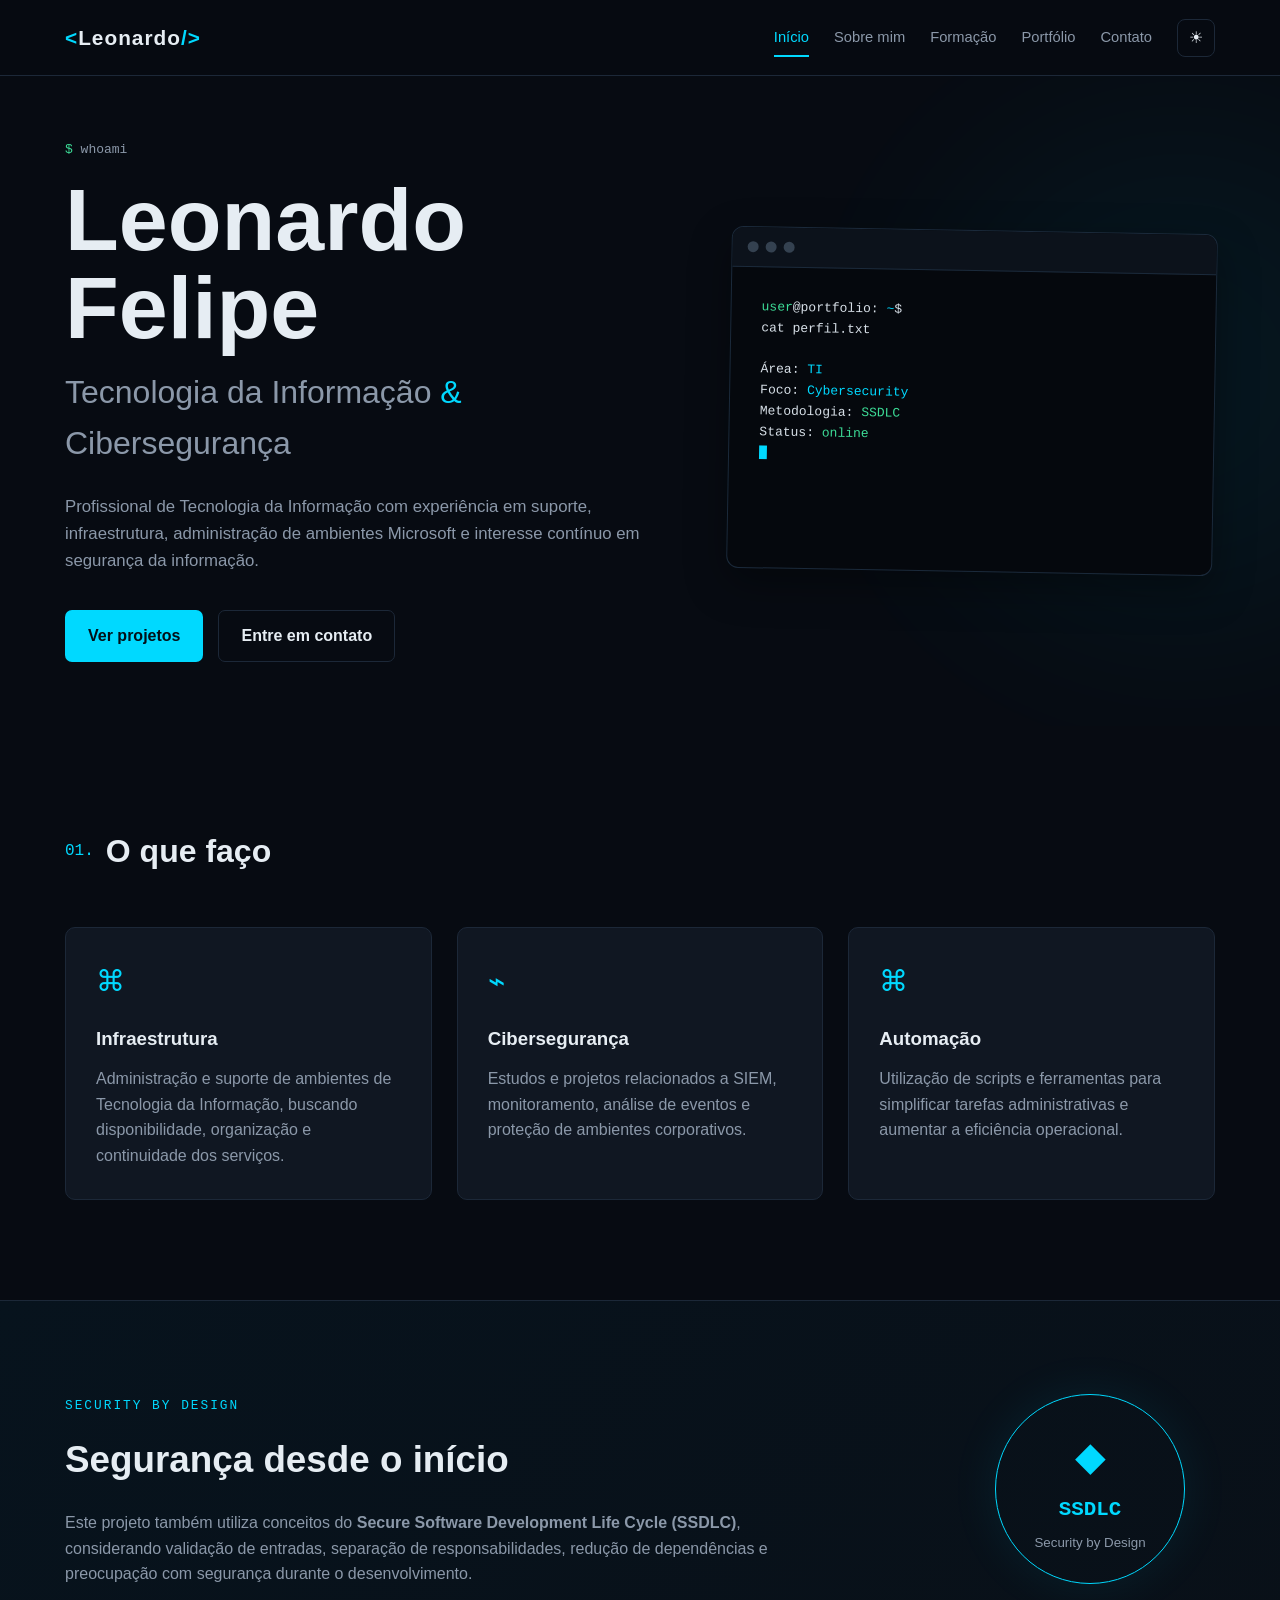
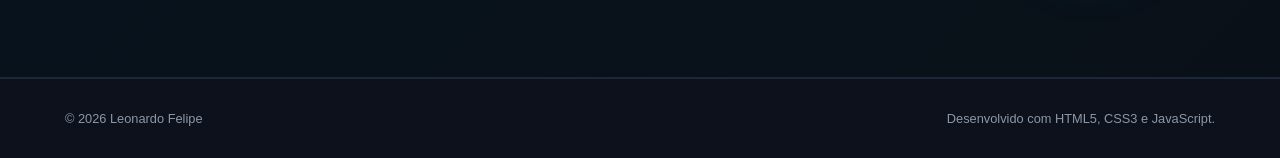
<file: index.html>
<!DOCTYPE html>
<html lang="pt-BR">

<head>
    <meta charset="UTF-8">

    <!--
        Configuração para tornar o site responsivo em celulares,
        tablets e computadores.
    -->
    <meta name="viewport" content="width=device-width, initial-scale=1.0">

    <meta name="description"
        content="Portfólio profissional de Leonardo - Tecnologia da Informação e Cibersegurança">

    <title>Leonardo | Tecnologia & Cibersegurança</title>

    <link rel="stylesheet" href="css/style.css">
</head>

<body>

    <!-- Cabeçalho e menu principal -->
    <header class="header">

        <div class="container nav-container">

            <a href="index.html" class="logo">
                <span>&lt;</span>Leonardo<span>/&gt;</span>
            </a>

            <button class="menu-toggle" id="menuToggle" aria-label="Abrir menu">
                ☰
            </button>

            <nav class="nav" id="mainNav">
                <a href="index.html" class="active">Início</a>
                <a href="sobre.html">Sobre mim</a>
                <a href="formacao.html">Formação</a>
                <a href="portfolio.html">Portfólio</a>
                <a href="contato.html">Contato</a>
                <button id="themeToggle" class="theme-button" title="Alternar tema">
                    ☀
                </button>
            </nav>

        </div>

    </header>

    <main>

        <!-- Hero principal -->
        <section class="hero">

            <div class="container hero-content">

                <div class="hero-text">

                    <p class="terminal-text">
                        <span>$</span> whoami
                    </p>

                    <h1>
                        Leonardo Felipe
                    </h1>

                    <h2>
                        Tecnologia da Informação
                        <span class="highlight">&</span>
                        Cibersegurança
                    </h2>

                    <p class="hero-description">
                        Profissional de Tecnologia da Informação com experiência
                        em suporte, infraestrutura, administração de ambientes
                        Microsoft e interesse contínuo em segurança da informação.
                    </p>

                    <div class="hero-buttons">
                        <a href="portfolio.html" class="btn btn-primary">
                            Ver projetos
                        </a>

                        <a href="contato.html" class="btn btn-secondary">
                            Entre em contato
                        </a>
                    </div>

                </div>

                <!-- Elemento visual inspirado em terminal -->
                <div class="terminal-card">

                    <div class="terminal-header">
                        <span></span>
                        <span></span>
                        <span></span>
                    </div>

                    <div class="terminal-body">

                        <p>
                            <span class="code-green">user</span>@portfolio:
                            <span class="code-blue">~</span>$
                        </p>

                        <p>cat perfil.txt</p>

                        <br>

                        <p>
                            Área: <span class="code-blue">TI</span>
                        </p>

                        <p>
                            Foco: <span class="code-blue">Cybersecurity</span>
                        </p>

                        <p>
                            Metodologia:
                            <span class="code-green">SSDLС</span>
                        </p>

                        <p>
                            Status:
                            <span class="code-green">online</span>
                        </p>

                        <p class="cursor">
                            █
                        </p>

                    </div>

                </div>

            </div>

        </section>

        <!-- Resumo profissional -->
        <section class="section">

            <div class="container">

                <div class="section-title">
                    <span>01.</span>
                    <h2>O que faço</h2>
                </div>

                <div class="cards three-columns">

                    <article class="info-card">
                        <div class="card-icon">⌘</div>

                        <h3>Infraestrutura</h3>

                        <p>
                            Administração e suporte de ambientes de Tecnologia
                            da Informação, buscando disponibilidade,
                            organização e continuidade dos serviços.
                        </p>
                    </article>

                    <article class="info-card">
                        <div class="card-icon">⌁</div>

                        <h3>Cibersegurança</h3>

                        <p>
                            Estudos e projetos relacionados a SIEM,
                            monitoramento, análise de eventos e proteção
                            de ambientes corporativos.
                        </p>
                    </article>

                    <article class="info-card">
                        <div class="card-icon">⌘</div>

                        <h3>Automação</h3>

                        <p>
                            Utilização de scripts e ferramentas para
                            simplificar tarefas administrativas e aumentar
                            a eficiência operacional.
                        </p>
                    </article>

                </div>

            </div>

        </section>

        <!-- Conceito de segurança -->
        <section class="security-section">

            <div class="container security-content">

                <div>
                    <span class="section-label">SECURITY BY DESIGN</span>

                    <h2>
                        Segurança desde o início
                    </h2>

                    <p>
                        Este projeto também utiliza conceitos do
                        <strong>Secure Software Development Life Cycle
                        (SSDLС)</strong>, considerando validação de entradas,
                        separação de responsabilidades, redução de
                        dependências e preocupação com segurança durante
                        o desenvolvimento.
                    </p>
                </div>

                <div class="security-badge">
                    <div class="shield">◆</div>
                    <span>SSDLС</span>
                    <small>Security by Design</small>
                </div>

            </div>

        </section>

    </main>

    <footer class="footer">

        <div class="container footer-content">

            <p>
                © 2026 Leonardo Felipe
            </p>

            <p>
                Desenvolvido com HTML5, CSS3 e JavaScript.
            </p>

        </div>

    </footer>

    <script src="js/script.js"></script>

</body>

</html>
</file>
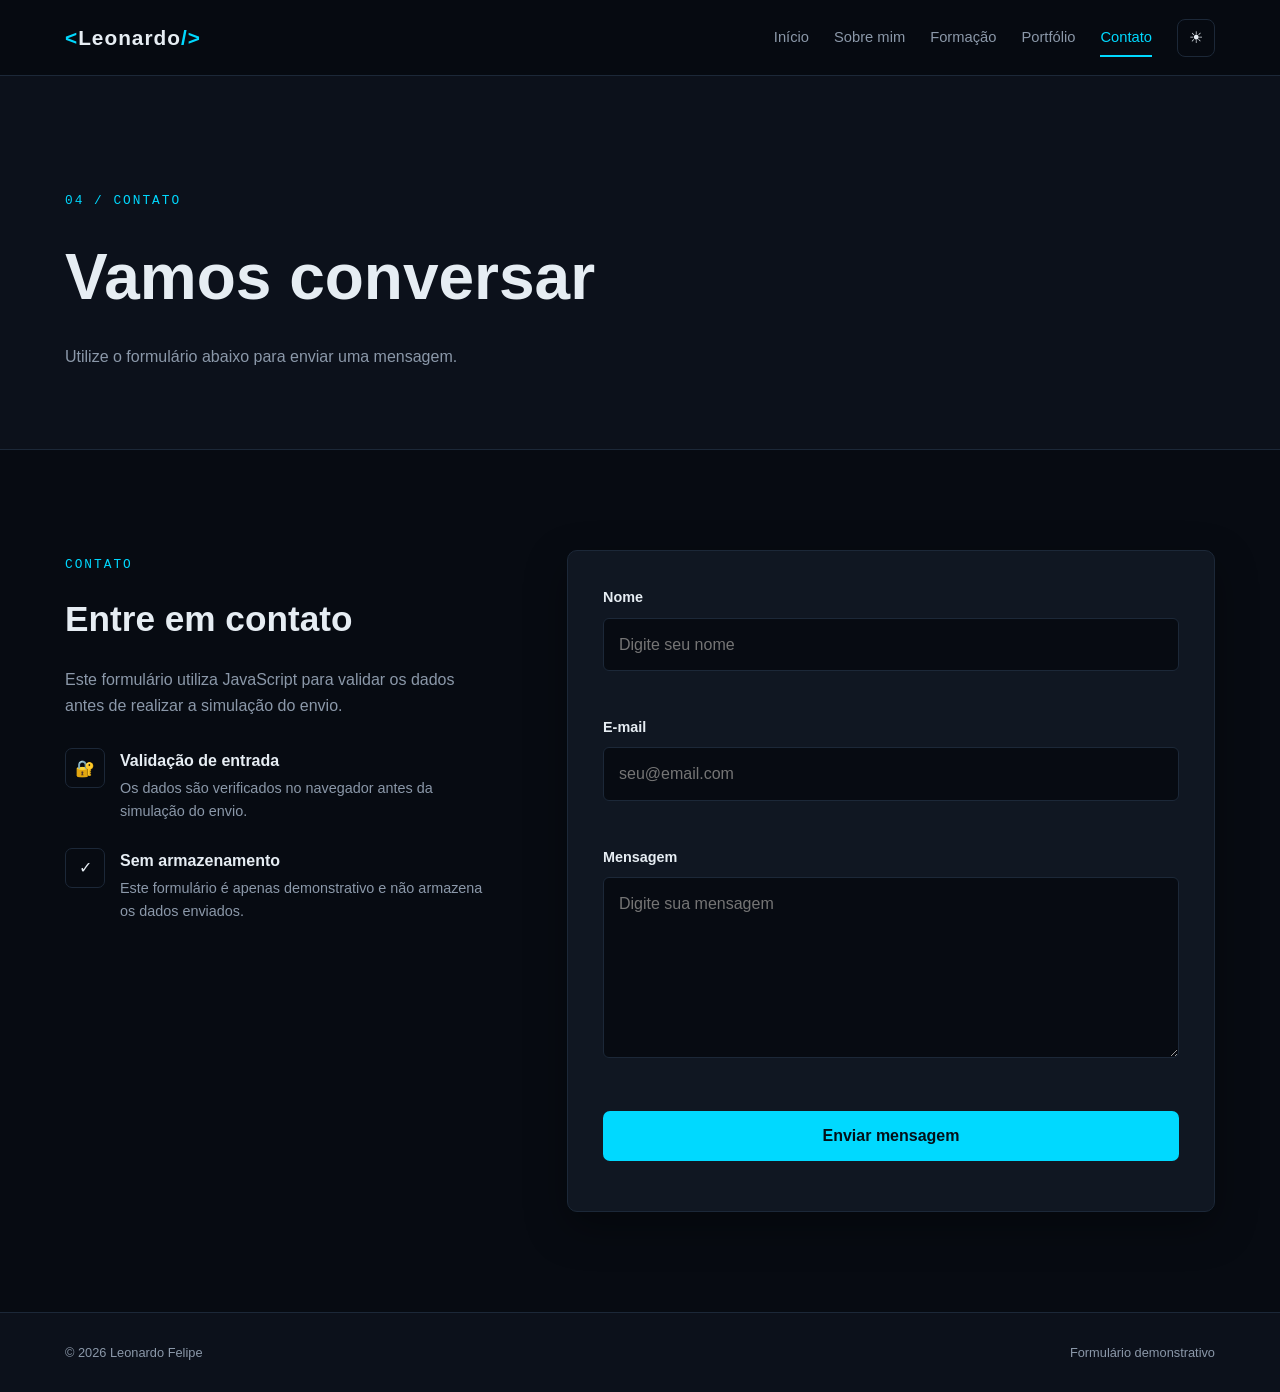
<file: contato.html>
<!DOCTYPE html>
<html lang="pt-BR">

<head>

    <meta charset="UTF-8">

    <meta name="viewport" content="width=device-width, initial-scale=1.0">

    <meta name="description"
        content="Entre em contato com Leonardo.">

    <title>Contato | Leonardo</title>

    <link rel="stylesheet" href="css/style.css">

</head>

<body>

    <header class="header">

        <div class="container nav-container">

            <a href="index.html" class="logo">
                <span>&lt;</span>Leonardo<span>/&gt;</span>
            </a>

            <button class="menu-toggle" id="menuToggle">
                ☰
            </button>

            <nav class="nav" id="mainNav">

                <a href="index.html">Início</a>

                <a href="sobre.html">Sobre mim</a>

                <a href="formacao.html">Formação</a>

                <a href="portfolio.html">Portfólio</a>

                <a href="contato.html" class="active">
                    Contato
                </a>

                <button id="themeToggle" class="theme-button">
                    ☀
                </button>

            </nav>

        </div>

    </header>

    <main>

        <section class="page-header">

            <div class="container">

                <span class="section-label">
                    04 / CONTATO
                </span>

                <h1>
                    Vamos conversar
                </h1>

                <p>
                    Utilize o formulário abaixo para enviar uma mensagem.
                </p>

            </div>

        </section>

        <section class="section">

            <div class="container contact-grid">

                <div class="contact-info">

                    <span class="section-label">
                        CONTATO
                    </span>

                    <h2>
                        Entre em contato
                    </h2>

                    <p>
                        Este formulário utiliza JavaScript para validar
                        os dados antes de realizar a simulação do envio.
                    </p>

                    <div class="contact-security">

                        <div class="security-mini-icon">
                            🔐
                        </div>

                        <div>

                            <h3>
                                Validação de entrada
                            </h3>

                            <p>
                                Os dados são verificados no navegador antes
                                da simulação do envio.
                            </p>

                        </div>

                    </div>

                    <div class="contact-security">

                        <div class="security-mini-icon">
                            ✓
                        </div>

                        <div>

                            <h3>
                                Sem armazenamento
                            </h3>

                            <p>
                                Este formulário é apenas demonstrativo e
                                não armazena os dados enviados.
                            </p>

                        </div>

                    </div>

                </div>

                <div class="contact-form-wrapper">

                    <!--
                        Formulário demonstrativo.
                        O envio é interceptado pelo JavaScript para
                        realizar validações e simular o envio.
                    -->
                    <form id="contatoForm" class="contact-form">

                        <div class="form-group">

                            <label for="nome">
                                Nome
                            </label>

                            <input
                                type="text"
                                id="nome"
                                name="nome"
                                placeholder="Digite seu nome"
                                maxlength="100"
                                autocomplete="name"
                                required
                            >

                            <small class="error-message" id="nomeError"></small>

                        </div>

                        <div class="form-group">

                            <label for="email">
                                E-mail
                            </label>

                            <input
                                type="email"
                                id="email"
                                name="email"
                                placeholder="seu@email.com"
                                maxlength="150"
                                autocomplete="email"
                                required
                            >

                            <small class="error-message" id="emailError"></small>

                        </div>

                        <div class="form-group">

                            <label for="mensagem">
                                Mensagem
                            </label>

                            <textarea
                                id="mensagem"
                                name="mensagem"
                                rows="6"
                                maxlength="1000"
                                placeholder="Digite sua mensagem"
                                required
                            ></textarea>

                            <small class="error-message" id="mensagemError"></small>

                        </div>

                        <button
                            type="submit"
                            class="btn btn-primary form-button"
                        >
                            Enviar mensagem
                        </button>

                        <div
                            id="formSuccess"
                            class="success-message"
                            role="status"
                            aria-live="polite"
                        ></div>

                    </form>

                </div>

            </div>

        </section>

    </main>

    <footer class="footer">

        <div class="container footer-content">

            <p>
                © 2026 Leonardo Felipe
            </p>

            <p>
                Formulário demonstrativo
            </p>

        </div>

    </footer>

    <script src="js/script.js"></script>

</body>

</html>
</file>
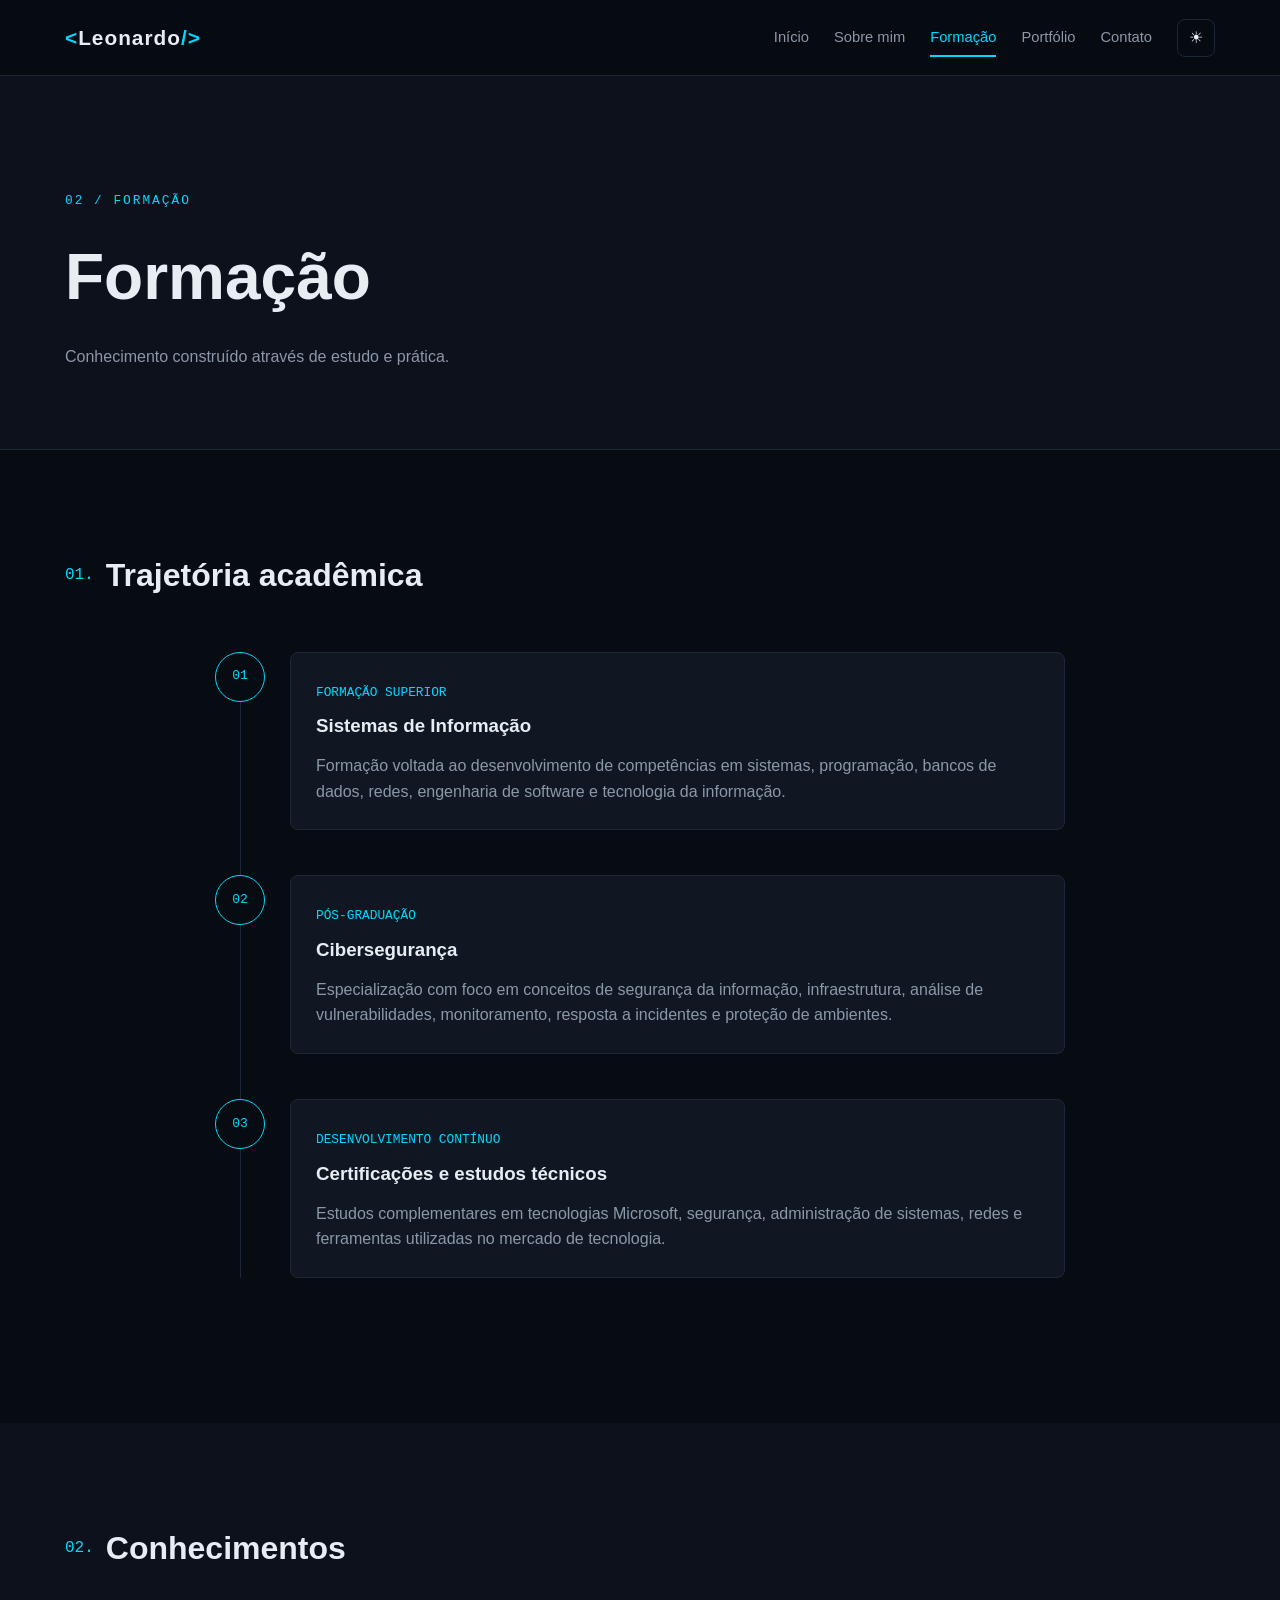
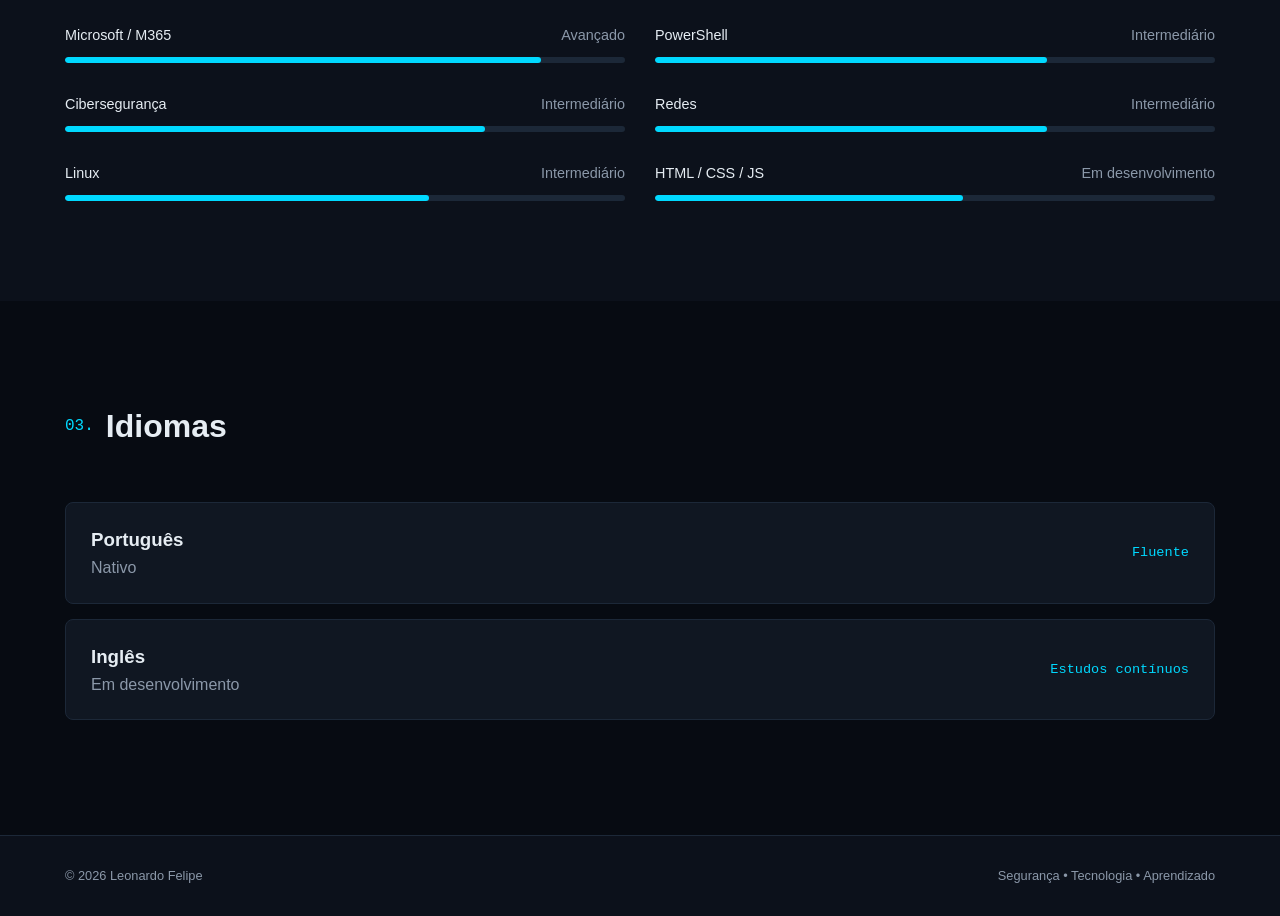
<file: formacao.html>
<!DOCTYPE html>
<html lang="pt-BR">

<head>

    <meta charset="UTF-8">

    <meta name="viewport" content="width=device-width, initial-scale=1.0">

    <meta name="description"
        content="Formação acadêmica e conhecimentos técnicos de Leonardo.">

    <title>Formação | Leonardo</title>

    <link rel="stylesheet" href="css/style.css">

</head>

<body>

    <header class="header">

        <div class="container nav-container">

            <a href="index.html" class="logo">
                <span>&lt;</span>Leonardo<span>/&gt;</span>
            </a>

            <button class="menu-toggle" id="menuToggle">
                ☰
            </button>

            <nav class="nav" id="mainNav">

                <a href="index.html">Início</a>

                <a href="sobre.html">Sobre mim</a>

                <a href="formacao.html" class="active">
                    Formação
                </a>

                <a href="portfolio.html">
                    Portfólio
                </a>

                <a href="contato.html">
                    Contato
                </a>

                <button id="themeToggle" class="theme-button">
                    ☀
                </button>

            </nav>

        </div>

    </header>

    <main>

        <section class="page-header">

            <div class="container">

                <span class="section-label">
                    02 / FORMAÇÃO
                </span>

                <h1>
                    Formação
                </h1>

                <p>
                    Conhecimento construído através de estudo e prática.
                </p>

            </div>

        </section>

        <section class="section">

            <div class="container">

                <div class="section-title">
                    <span>01.</span>
                    <h2>Trajetória acadêmica</h2>
                </div>

                <div class="timeline">

                    <article class="timeline-item">

                        <div class="timeline-marker">
                            01
                        </div>

                        <div class="timeline-content">

                            <span class="timeline-date">
                                Formação superior
                            </span>

                            <h3>
                                Sistemas de Informação
                            </h3>

                            <p>
                                Formação voltada ao desenvolvimento de
                                competências em sistemas, programação,
                                bancos de dados, redes, engenharia de
                                software e tecnologia da informação.
                            </p>

                        </div>

                    </article>

                    <article class="timeline-item">

                        <div class="timeline-marker">
                            02
                        </div>

                        <div class="timeline-content">

                            <span class="timeline-date">
                                Pós-graduação
                            </span>

                            <h3>
                                Cibersegurança
                            </h3>

                            <p>
                                Especialização com foco em conceitos de
                                segurança da informação, infraestrutura,
                                análise de vulnerabilidades, monitoramento,
                                resposta a incidentes e proteção de ambientes.
                            </p>

                        </div>

                    </article>

                    <article class="timeline-item">

                        <div class="timeline-marker">
                            03
                        </div>

                        <div class="timeline-content">

                            <span class="timeline-date">
                                Desenvolvimento contínuo
                            </span>

                            <h3>
                                Certificações e estudos técnicos
                            </h3>

                            <p>
                                Estudos complementares em tecnologias
                                Microsoft, segurança, administração de
                                sistemas, redes e ferramentas utilizadas
                                no mercado de tecnologia.
                            </p>

                        </div>

                    </article>

                </div>

            </div>

        </section>

        <section class="section section-alt">

            <div class="container">

                <div class="section-title">

                    <span>02.</span>

                    <h2>
                        Conhecimentos
                    </h2>

                </div>

                <div class="skills-grid">

                    <div class="skill">
                        <div class="skill-info">
                            <span>Microsoft / M365</span>
                            <span>Avançado</span>
                        </div>

                        <div class="skill-bar">
                            <span style="width: 85%;"></span>
                        </div>
                    </div>

                    <div class="skill">
                        <div class="skill-info">
                            <span>PowerShell</span>
                            <span>Intermediário</span>
                        </div>

                        <div class="skill-bar">
                            <span style="width: 70%;"></span>
                        </div>
                    </div>

                    <div class="skill">
                        <div class="skill-info">
                            <span>Cibersegurança</span>
                            <span>Intermediário</span>
                        </div>

                        <div class="skill-bar">
                            <span style="width: 75%;"></span>
                        </div>
                    </div>

                    <div class="skill">
                        <div class="skill-info">
                            <span>Redes</span>
                            <span>Intermediário</span>
                        </div>

                        <div class="skill-bar">
                            <span style="width: 70%;"></span>
                        </div>
                    </div>

                    <div class="skill">
                        <div class="skill-info">
                            <span>Linux</span>
                            <span>Intermediário</span>
                        </div>

                        <div class="skill-bar">
                            <span style="width: 65%;"></span>
                        </div>
                    </div>

                    <div class="skill">
                        <div class="skill-info">
                            <span>HTML / CSS / JS</span>
                            <span>Em desenvolvimento</span>
                        </div>

                        <div class="skill-bar">
                            <span style="width: 55%;"></span>
                        </div>
                    </div>

                </div>

            </div>

        </section>

        <section class="section">

            <div class="container">

                <div class="section-title">
                    <span>03.</span>
                    <h2>Idiomas</h2>
                </div>

                <div class="language-card">

                    <div>
                        <h3>
                            Português
                        </h3>

                        <p>
                            Nativo
                        </p>
                    </div>

                    <div class="language-level">
                        Fluente
                    </div>

                </div>

                <div class="language-card">

                    <div>
                        <h3>
                            Inglês
                        </h3>

                        <p>
                            Em desenvolvimento
                        </p>
                    </div>

                    <div class="language-level">
                        Estudos contínuos
                    </div>

                </div>

            </div>

        </section>

    </main>

    <footer class="footer">

        <div class="container footer-content">

            <p>
                © 2026 Leonardo Felipe
            </p>

            <p>
                Segurança • Tecnologia • Aprendizado
            </p>

        </div>

    </footer>

    <script src="js/script.js"></script>

</body>

</html>
</file>
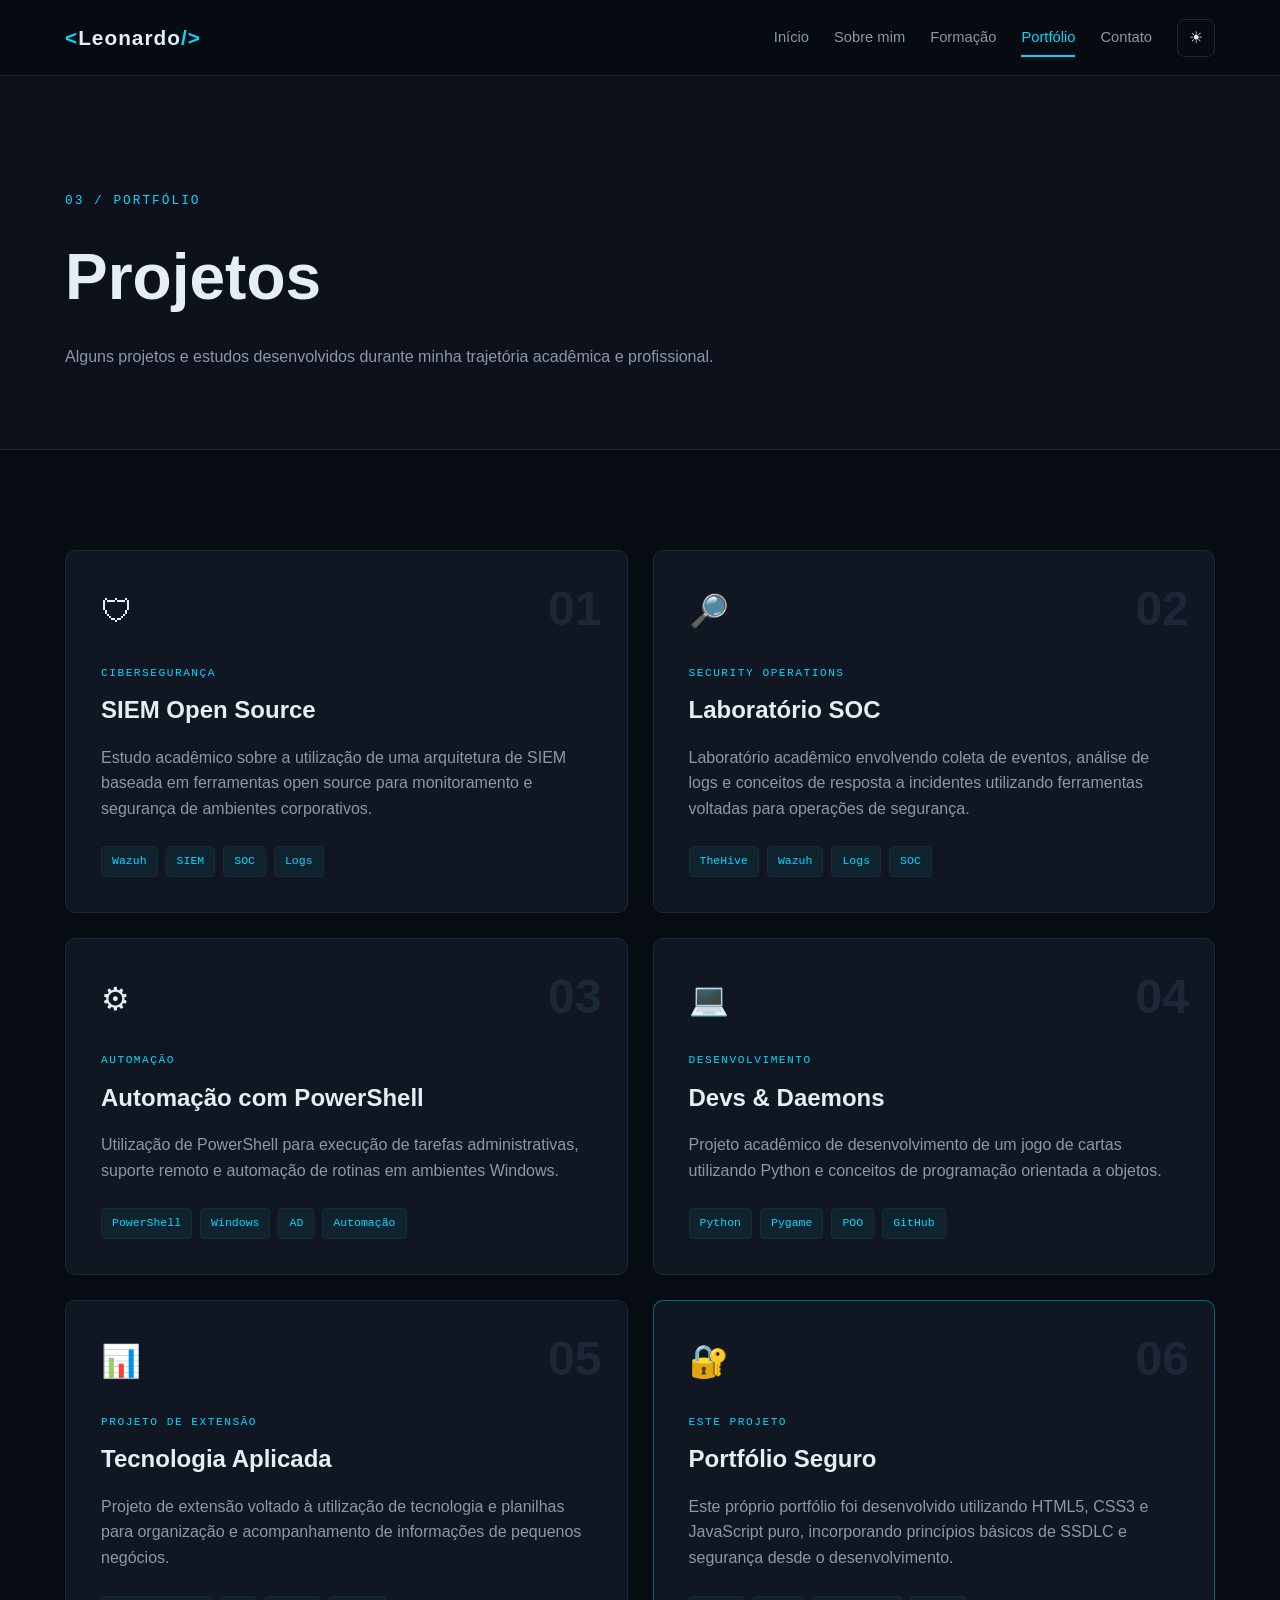
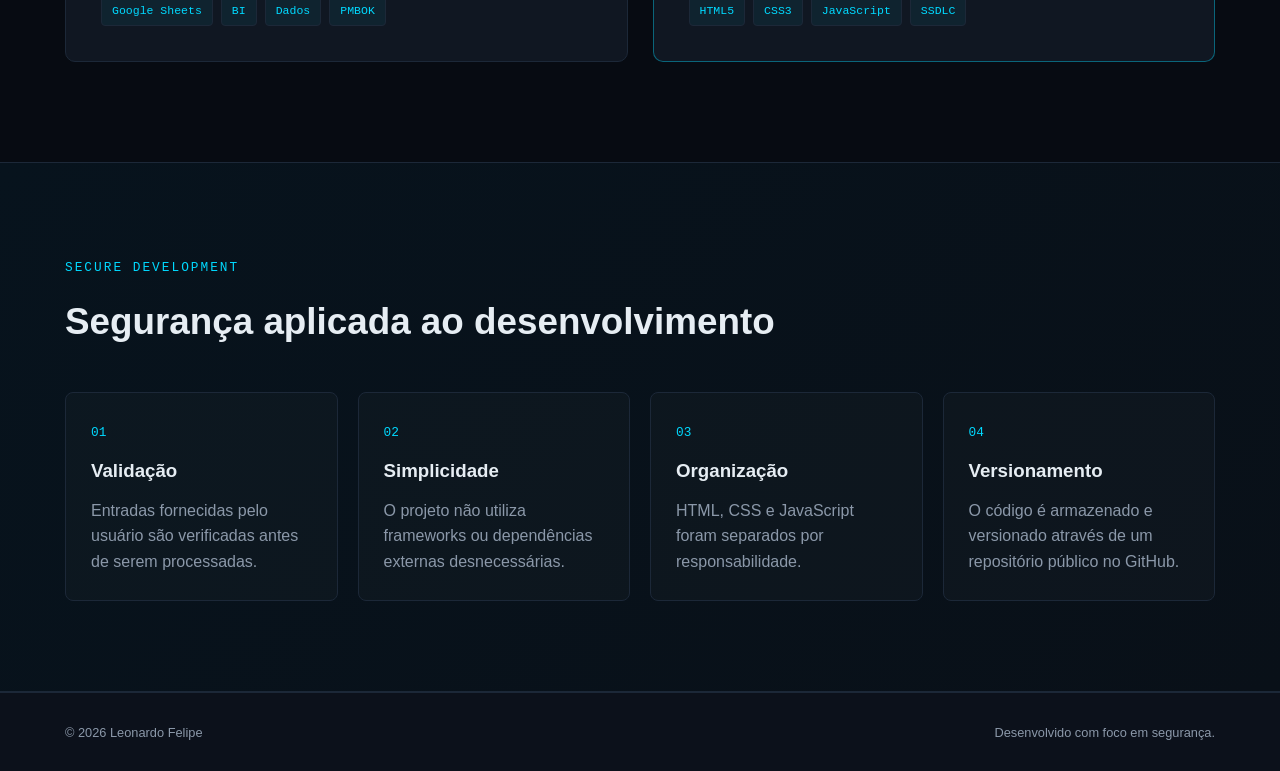
<file: portfolio.html>
<!DOCTYPE html>
<html lang="pt-BR">

<head>

    <meta charset="UTF-8">

    <meta name="viewport" content="width=device-width, initial-scale=1.0">

    <meta name="description"
        content="Projetos acadêmicos e técnicos de Leonardo em Tecnologia e Cibersegurança.">

    <title>Portfólio | Leonardo</title>

    <link rel="stylesheet" href="css/style.css">

</head>

<body>

    <header class="header">

        <div class="container nav-container">

            <a href="index.html" class="logo">
                <span>&lt;</span>Leonardo<span>/&gt;</span>
            </a>

            <button class="menu-toggle" id="menuToggle">
                ☰
            </button>

            <nav class="nav" id="mainNav">

                <a href="index.html">Início</a>

                <a href="sobre.html">Sobre mim</a>

                <a href="formacao.html">Formação</a>

                <a href="portfolio.html" class="active">
                    Portfólio
                </a>

                <a href="contato.html">
                    Contato
                </a>

                <button id="themeToggle" class="theme-button">
                    ☀
                </button>

            </nav>

        </div>

    </header>

    <main>

        <section class="page-header">

            <div class="container">

                <span class="section-label">
                    03 / PORTFÓLIO
                </span>

                <h1>
                    Projetos
                </h1>

                <p>
                    Alguns projetos e estudos desenvolvidos durante minha
                    trajetória acadêmica e profissional.
                </p>

            </div>

        </section>

        <section class="section">

            <div class="container">

                <div class="projects-grid">

                    <!-- Projeto 01 -->
                    <article class="project-card">

                        <div class="project-number">
                            01
                        </div>

                        <div class="project-icon">
                            🛡
                        </div>

                        <span class="project-type">
                            CIBERSEGURANÇA
                        </span>

                        <h2>
                            SIEM Open Source
                        </h2>

                        <p>
                            Estudo acadêmico sobre a utilização de uma
                            arquitetura de SIEM baseada em ferramentas
                            open source para monitoramento e segurança
                            de ambientes corporativos.
                        </p>

                        <div class="tags">

                            <span>Wazuh</span>
                            <span>SIEM</span>
                            <span>SOC</span>
                            <span>Logs</span>

                        </div>

                    </article>

                    <!-- Projeto 02 -->
                    <article class="project-card">

                        <div class="project-number">
                            02
                        </div>

                        <div class="project-icon">
                            🔎
                        </div>

                        <span class="project-type">
                            SECURITY OPERATIONS
                        </span>

                        <h2>
                            Laboratório SOC
                        </h2>

                        <p>
                            Laboratório acadêmico envolvendo coleta de
                            eventos, análise de logs e conceitos de
                            resposta a incidentes utilizando ferramentas
                            voltadas para operações de segurança.
                        </p>

                        <div class="tags">

                            <span>TheHive</span>
                            <span>Wazuh</span>
                            <span>Logs</span>
                            <span>SOC</span>

                        </div>

                    </article>

                    <!-- Projeto 03 -->
                    <article class="project-card">

                        <div class="project-number">
                            03
                        </div>

                        <div class="project-icon">
                            ⚙
                        </div>

                        <span class="project-type">
                            AUTOMAÇÃO
                        </span>

                        <h2>
                            Automação com PowerShell
                        </h2>

                        <p>
                            Utilização de PowerShell para execução de tarefas
                            administrativas, suporte remoto e automação de
                            rotinas em ambientes Windows.
                        </p>

                        <div class="tags">

                            <span>PowerShell</span>
                            <span>Windows</span>
                            <span>AD</span>
                            <span>Automação</span>

                        </div>

                    </article>

                    <!-- Projeto 04 -->
                    <article class="project-card">

                        <div class="project-number">
                            04
                        </div>

                        <div class="project-icon">
                            💻
                        </div>

                        <span class="project-type">
                            DESENVOLVIMENTO
                        </span>

                        <h2>
                            Devs & Daemons
                        </h2>

                        <p>
                            Projeto acadêmico de desenvolvimento de um
                            jogo de cartas utilizando Python e conceitos
                            de programação orientada a objetos.
                        </p>

                        <div class="tags">

                            <span>Python</span>
                            <span>Pygame</span>
                            <span>POO</span>
                            <span>GitHub</span>

                        </div>

                    </article>

                    <!-- Projeto 05 -->
                    <article class="project-card">

                        <div class="project-number">
                            05
                        </div>

                        <div class="project-icon">
                            📊
                        </div>

                        <span class="project-type">
                            PROJETO DE EXTENSÃO
                        </span>

                        <h2>
                            Tecnologia Aplicada
                        </h2>

                        <p>
                            Projeto de extensão voltado à utilização de
                            tecnologia e planilhas para organização e
                            acompanhamento de informações de pequenos
                            negócios.
                        </p>

                        <div class="tags">

                            <span>Google Sheets</span>
                            <span>BI</span>
                            <span>Dados</span>
                            <span>PMBOK</span>

                        </div>

                    </article>

                    <!-- Projeto 06 -->
                    <article class="project-card featured-project">

                        <div class="project-number">
                            06
                        </div>

                        <div class="project-icon">
                            🔐
                        </div>

                        <span class="project-type">
                            ESTE PROJETO
                        </span>

                        <h2>
                            Portfólio Seguro
                        </h2>

                        <p>
                            Este próprio portfólio foi desenvolvido utilizando
                            HTML5, CSS3 e JavaScript puro, incorporando
                            princípios básicos de SSDLC e segurança desde
                            o desenvolvimento.
                        </p>

                        <div class="tags">

                            <span>HTML5</span>
                            <span>CSS3</span>
                            <span>JavaScript</span>
                            <span>SSDLС</span>

                        </div>

                    </article>

                </div>

            </div>

        </section>

        <!-- Seção explicando SSDLC -->
        <section class="security-section">

            <div class="container">

                <span class="section-label">
                    SECURE DEVELOPMENT
                </span>

                <h2>
                    Segurança aplicada ao desenvolvimento
                </h2>

                <div class="security-grid">

                    <div class="security-item">
                        <span>01</span>

                        <h3>
                            Validação
                        </h3>

                        <p>
                            Entradas fornecidas pelo usuário são
                            verificadas antes de serem processadas.
                        </p>
                    </div>

                    <div class="security-item">
                        <span>02</span>

                        <h3>
                            Simplicidade
                        </h3>

                        <p>
                            O projeto não utiliza frameworks ou
                            dependências externas desnecessárias.
                        </p>
                    </div>

                    <div class="security-item">
                        <span>03</span>

                        <h3>
                            Organização
                        </h3>

                        <p>
                            HTML, CSS e JavaScript foram separados
                            por responsabilidade.
                        </p>
                    </div>

                    <div class="security-item">
                        <span>04</span>

                        <h3>
                            Versionamento
                        </h3>

                        <p>
                            O código é armazenado e versionado através
                            de um repositório público no GitHub.
                        </p>
                    </div>

                </div>

            </div>

        </section>

    </main>

    <footer class="footer">

        <div class="container footer-content">

            <p>
                © 2026 Leonardo Felipe
            </p>

            <p>
                Desenvolvido com foco em segurança.
            </p>

        </div>

    </footer>

    <script src="js/script.js"></script>

</body>

</html>
</file>
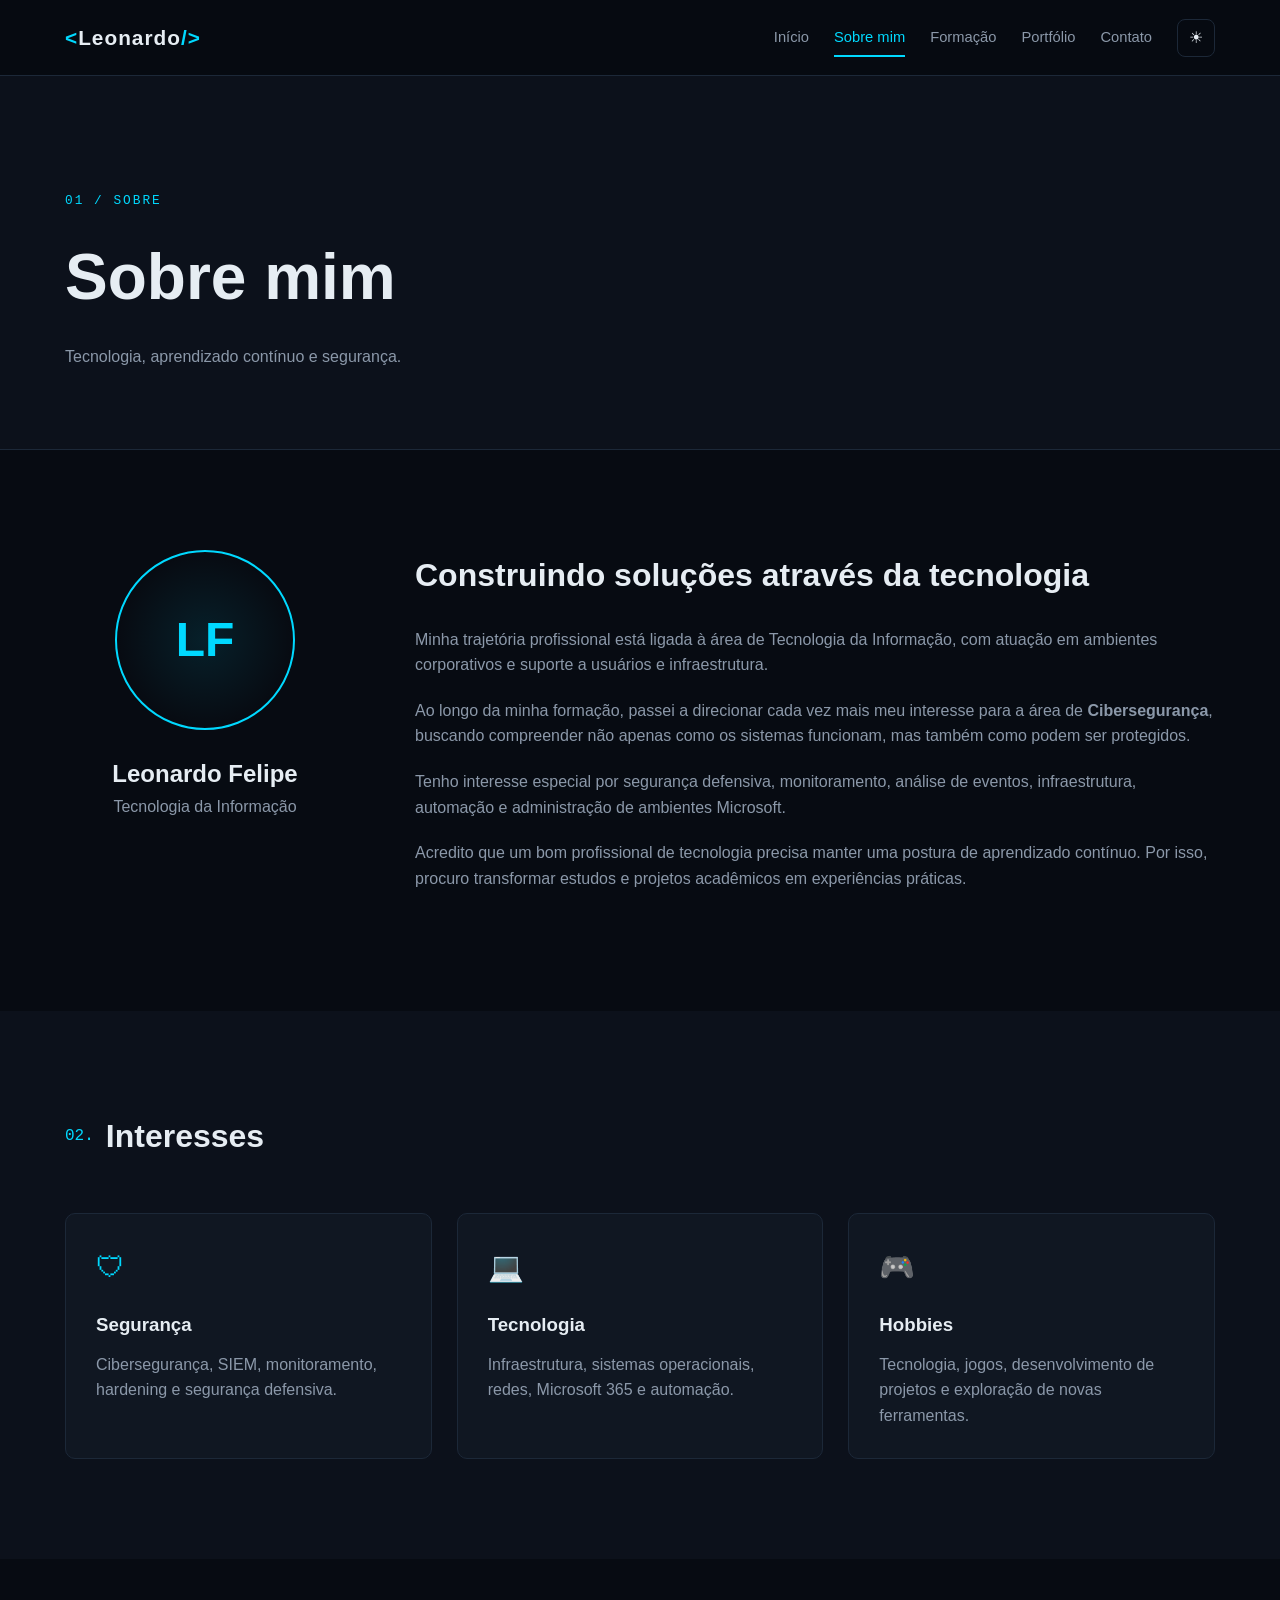
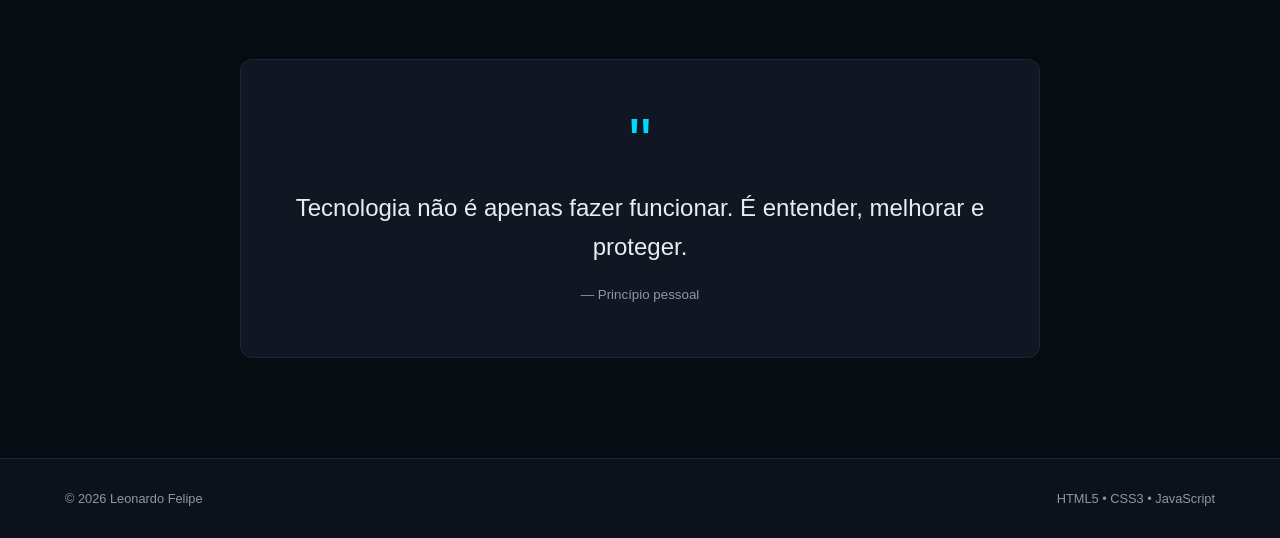
<file: sobre.html>
<!DOCTYPE html>
<html lang="pt-BR">

<head>

    <meta charset="UTF-8">

    <meta name="viewport" content="width=device-width, initial-scale=1.0">

    <meta name="description"
        content="Sobre Leonardo e sua trajetória profissional em Tecnologia da Informação.">

    <title>Sobre mim | Leonardo</title>

    <link rel="stylesheet" href="css/style.css">

</head>

<body>

    <header class="header">

        <div class="container nav-container">

            <a href="index.html" class="logo">
                <span>&lt;</span>Leonardo<span>/&gt;</span>
            </a>

            <button class="menu-toggle" id="menuToggle" aria-label="Abrir menu">
                ☰
            </button>

            <nav class="nav" id="mainNav">

                <a href="index.html">Início</a>

                <a href="sobre.html" class="active">
                    Sobre mim
                </a>

                <a href="formacao.html">
                    Formação
                </a>

                <a href="portfolio.html">
                    Portfólio
                </a>

                <a href="contato.html">
                    Contato
                </a>

                <button id="themeToggle" class="theme-button">
                    ☀
                </button>

            </nav>

        </div>

    </header>

    <main>

        <section class="page-header">

            <div class="container">

                <span class="section-label">
                    01 / SOBRE
                </span>

                <h1>
                    Sobre mim
                </h1>

                <p>
                    Tecnologia, aprendizado contínuo e segurança.
                </p>

            </div>

        </section>

        <section class="section">

            <div class="container about-grid">

                <div class="about-profile">

                    <div class="profile-placeholder">
                        LF
                    </div>

                    <h2>
                        Leonardo Felipe
                    </h2>

                    <p class="profile-role">
                        Tecnologia da Informação
                    </p>

                </div>

                <div class="about-text">

                    <h2>
                        Construindo soluções através da tecnologia
                    </h2>

                    <p>
                        Minha trajetória profissional está ligada à área de
                        Tecnologia da Informação, com atuação em ambientes
                        corporativos e suporte a usuários e infraestrutura.
                    </p>

                    <p>
                        Ao longo da minha formação, passei a direcionar cada
                        vez mais meu interesse para a área de
                        <strong>Cibersegurança</strong>, buscando compreender
                        não apenas como os sistemas funcionam, mas também
                        como podem ser protegidos.
                    </p>

                    <p>
                        Tenho interesse especial por segurança defensiva,
                        monitoramento, análise de eventos, infraestrutura,
                        automação e administração de ambientes Microsoft.
                    </p>

                    <p>
                        Acredito que um bom profissional de tecnologia precisa
                        manter uma postura de aprendizado contínuo. Por isso,
                        procuro transformar estudos e projetos acadêmicos em
                        experiências práticas.
                    </p>

                </div>

            </div>

        </section>

        <section class="section section-alt">

            <div class="container">

                <div class="section-title">
                    <span>02.</span>
                    <h2>Interesses</h2>
                </div>

                <div class="cards three-columns">

                    <article class="info-card">

                        <div class="card-icon">
                            🛡
                        </div>

                        <h3>
                            Segurança
                        </h3>

                        <p>
                            Cibersegurança, SIEM, monitoramento,
                            hardening e segurança defensiva.
                        </p>

                    </article>

                    <article class="info-card">

                        <div class="card-icon">
                            💻
                        </div>

                        <h3>
                            Tecnologia
                        </h3>

                        <p>
                            Infraestrutura, sistemas operacionais,
                            redes, Microsoft 365 e automação.
                        </p>

                    </article>

                    <article class="info-card">

                        <div class="card-icon">
                            🎮
                        </div>

                        <h3>
                            Hobbies
                        </h3>

                        <p>
                            Tecnologia, jogos, desenvolvimento de projetos
                            e exploração de novas ferramentas.
                        </p>

                    </article>

                </div>

            </div>

        </section>

        <section class="section">

            <div class="container">

                <div class="quote">

                    <span class="quote-mark">"</span>

                    <p>
                        Tecnologia não é apenas fazer funcionar.
                        É entender, melhorar e proteger.
                    </p>

                    <small>
                        — Princípio pessoal
                    </small>

                </div>

            </div>

        </section>

    </main>

    <footer class="footer">

        <div class="container footer-content">

            <p>
                © 2026 Leonardo Felipe
            </p>

            <p>
                HTML5 • CSS3 • JavaScript
            </p>

        </div>

    </footer>

    <script src="js/script.js"></script>

</body>

</html>
</file>
<file: css/style.css>
/*
    ============================================================
    PORTFÓLIO LEONARDO
    Folha de estilos principal
    ============================================================

    Princípios utilizados:
    - Separação de responsabilidades
    - Layout responsivo
    - CSS sem frameworks externos
    - Classes reutilizáveis
    - Variáveis CSS para facilitar manutenção

    Conceito SSDLC:
    Manter o projeto simples e sem dependências externas
    reduz a superfície de ataque e facilita manutenção.
*/

/* ============================================================
   VARIÁVEIS
   ============================================================ */

:root {

    --background: #070b12;
    --background-secondary: #0c111b;
    --card: #101722;

    --text: #e6edf3;
    --text-secondary: #8b98a9;

    --primary: #00d9ff;
    --primary-dark: #009bb8;

    --border: #1c2838;

    --success: #3ddc97;
    --danger: #ff5c72;

    --shadow: 0 15px 40px rgba(0, 0, 0, 0.35);

    --max-width: 1150px;

    --transition: 0.3s ease;
}

/* ============================================================
   TEMA CLARO
   ============================================================ */

body.light-theme {

    --background: #f3f6f9;
    --background-secondary: #ffffff;
    --card: #ffffff;

    --text: #17202a;
    --text-secondary: #5c6875;

    --border: #dce3ea;

    --shadow: 0 15px 40px rgba(0, 0, 0, 0.10);
}

/* ============================================================
   RESET
   ============================================================ */

* {
    margin: 0;
    padding: 0;
    box-sizing: border-box;
}

html {
    scroll-behavior: smooth;
}

body {

    font-family:
        Arial,
        Helvetica,
        sans-serif;

    background: var(--background);

    color: var(--text);

    line-height: 1.6;

    transition:
        background var(--transition),
        color var(--transition);
}

a {
    color: inherit;
    text-decoration: none;
}

button,
input,
textarea {
    font: inherit;
}

/* ============================================================
   CONTAINER
   ============================================================ */

.container {

    width: min(
        90%,
        var(--max-width)
    );

    margin: 0 auto;
}

/* ============================================================
   HEADER
   ============================================================ */

.header {

    position: sticky;

    top: 0;

    z-index: 1000;

    background:
        rgba(7, 11, 18, 0.92);

    border-bottom:
        1px solid var(--border);

    backdrop-filter: blur(12px);
}

.light-theme .header {

    background:
        rgba(255, 255, 255, 0.92);
}

.nav-container {

    min-height: 75px;

    display: flex;

    align-items: center;

    justify-content: space-between;
}

/* Logo */

.logo {

    font-size: 1.3rem;

    font-weight: 700;

    letter-spacing: 1px;
}

.logo span {

    color: var(--primary);
}

/* Menu */

.nav {

    display: flex;

    align-items: center;

    gap: 25px;
}

.nav a {

    color: var(--text-secondary);

    font-size: 0.92rem;

    transition: color var(--transition);

    position: relative;
}

.nav a:hover,
.nav a.active {

    color: var(--primary);
}

.nav a.active::after {

    content: "";

    position: absolute;

    left: 0;

    bottom: -8px;

    width: 100%;

    height: 2px;

    background: var(--primary);
}

/* Botão tema */

.theme-button {

    border: 1px solid var(--border);

    background: transparent;

    color: var(--text);

    width: 38px;

    height: 38px;

    border-radius: 8px;

    cursor: pointer;

    transition: var(--transition);
}

.theme-button:hover {

    border-color: var(--primary);

    color: var(--primary);
}

/* Menu mobile */

.menu-toggle {

    display: none;

    background: transparent;

    border: none;

    color: var(--text);

    font-size: 1.7rem;

    cursor: pointer;
}

/* ============================================================
   HERO
   ============================================================ */

.hero {

    min-height: 650px;

    display: flex;

    align-items: center;

    position: relative;

    overflow: hidden;
}

.hero::before {

    content: "";

    position: absolute;

    width: 500px;

    height: 500px;

    border-radius: 50%;

    background: var(--primary);

    opacity: 0.05;

    filter: blur(100px);

    right: -150px;

    top: 50px;
}

.hero-content {

    display: grid;

    grid-template-columns:
        1.1fr
        0.9fr;

    gap: 70px;

    align-items: center;
}

.terminal-text {

    color: var(--text-secondary);

    font-family: monospace;

    margin-bottom: 15px;
}

.terminal-text span {

    color: var(--success);
}

.hero h1 {

    font-size: clamp(
        3rem,
        7vw,
        5.5rem
    );

    line-height: 1;

    margin-bottom: 15px;
}

.hero h2 {

    font-size: clamp(
        1.4rem,
        3vw,
        2rem
    );

    color: var(--text-secondary);

    font-weight: 400;

    margin-bottom: 25px;
}

.highlight {

    color: var(--primary);
}

.hero-description {

    color: var(--text-secondary);

    max-width: 650px;

    font-size: 1.05rem;

    margin-bottom: 35px;
}

/* Botões */

.hero-buttons {

    display: flex;

    gap: 15px;

    flex-wrap: wrap;
}

.btn {

    display: inline-flex;

    align-items: center;

    justify-content: center;

    padding:
        12px
        22px;

    border-radius: 7px;

    font-weight: 700;

    cursor: pointer;

    transition: var(--transition);

    border: 1px solid transparent;
}

.btn-primary {

    background: var(--primary);

    color: #031018;
}

.btn-primary:hover {

    background: #62e8ff;

    transform: translateY(-2px);

    box-shadow:
        0 8px 25px
        rgba(0, 217, 255, 0.2);
}

.btn-secondary {

    border-color: var(--border);

    color: var(--text);
}

.btn-secondary:hover {

    border-color: var(--primary);

    color: var(--primary);
}

/* ============================================================
   TERMINAL
   ============================================================ */

.terminal-card {

    background: #05080d;

    border:
        1px solid
        #1b2a3b;

    border-radius: 12px;

    box-shadow: var(--shadow);

    overflow: hidden;

    font-family: monospace;

    transform: rotate(1deg);

    transition: transform var(--transition);
}

.terminal-card:hover {

    transform: rotate(0deg) translateY(-5px);
}

.terminal-header {

    height: 40px;

    display: flex;

    align-items: center;

    gap: 7px;

    padding: 0 15px;

    background: #0c121b;

    border-bottom:
        1px solid
        #1b2a3b;
}

.terminal-header span {

    width: 11px;

    height: 11px;

    border-radius: 50%;

    background: #344150;
}

.terminal-body {

    padding: 30px;

    color: #d8e0e8;

    min-height: 300px;
}

.code-green {
    color: var(--success);
}

.code-blue {
    color: var(--primary);
}

.cursor {

    color: var(--primary);

    animation:
        blink 1s
        infinite;
}

@keyframes blink {

    50% {
        opacity: 0;
    }
}

/* ============================================================
   SEÇÕES
   ============================================================ */

.section {

    padding: 100px 0;
}

.section-alt {

    background:
        var(--background-secondary);
}

.section-title {

    display: flex;

    align-items: center;

    gap: 12px;

    margin-bottom: 50px;
}

.section-title span {

    color: var(--primary);

    font-family: monospace;

    font-size: 1rem;
}

.section-title h2 {

    font-size: 2rem;
}

.section-label {

    display: inline-block;

    color: var(--primary);

    font-family: monospace;

    font-size: 0.8rem;

    letter-spacing: 2px;

    margin-bottom: 15px;
}

/* ============================================================
   CARDS
   ============================================================ */

.cards {

    display: grid;

    gap: 25px;
}

.three-columns {

    grid-template-columns:
        repeat(3, 1fr);
}

.info-card {

    background: var(--card);

    border:
        1px solid
        var(--border);

    border-radius: 10px;

    padding: 30px;

    transition: var(--transition);
}

.info-card:hover {

    border-color: var(--primary);

    transform:
        translateY(-5px);

    box-shadow: var(--shadow);
}

.card-icon {

    font-size: 1.8rem;

    margin-bottom: 20px;

    color: var(--primary);
}

.info-card h3 {

    margin-bottom: 12px;
}

.info-card p {

    color: var(--text-secondary);
}

/* ============================================================
   SECURITY SECTION
   ============================================================ */

.security-section {

    padding: 90px 0;

    background:
        linear-gradient(
            135deg,
            #07131d,
            #091018
        );

    border-top:
        1px solid
        var(--border);

    border-bottom:
        1px solid
        var(--border);
}

.light-theme .security-section {

    background:
        linear-gradient(
            135deg,
            #eafaff,
            #f5fbff
        );
}

.security-content {

    display: grid;

    grid-template-columns:
        1fr
        250px;

    gap: 50px;

    align-items: center;
}

.security-section h2 {

    font-size: 2.3rem;

    margin-bottom: 20px;
}

.security-section p {

    color: var(--text-secondary);

    max-width: 750px;
}

.security-badge {

    width: 190px;

    height: 190px;

    border:
        1px solid
        var(--primary);

    border-radius: 50%;

    display: flex;

    flex-direction: column;

    align-items: center;

    justify-content: center;

    margin: auto;

    box-shadow:
        0 0 50px
        rgba(0, 217, 255, 0.08);
}

.shield {

    font-size: 2.5rem;

    color: var(--primary);

    margin-bottom: 5px;
}

.security-badge span {

    font-family: monospace;

    color: var(--primary);

    font-size: 1.3rem;

    font-weight: bold;
}

.security-badge small {

    color: var(--text-secondary);

    margin-top: 5px;
}

/* ============================================================
   PAGE HEADER
   ============================================================ */

.page-header {

    padding: 110px 0 80px;

    border-bottom:
        1px solid
        var(--border);

    background:
        var(--background-secondary);
}

.page-header h1 {

    font-size: clamp(
        2.5rem,
        6vw,
        4rem
    );

    margin-bottom: 15px;
}

.page-header p {

    color: var(--text-secondary);

    max-width: 650px;
}

/* ============================================================
   SOBRE
   ============================================================ */

.about-grid {

    display: grid;

    grid-template-columns:
        280px
        1fr;

    gap: 70px;

    align-items: start;
}

.about-profile {

    text-align: center;
}

.profile-placeholder {

    width: 180px;

    height: 180px;

    border-radius: 50%;

    border:
        2px solid
        var(--primary);

    display: flex;

    align-items: center;

    justify-content: center;

    margin:
        0 auto
        25px;

    font-size: 3rem;

    font-weight: bold;

    color: var(--primary);

    background:
        radial-gradient(
            circle,
            rgba(0, 217, 255, 0.1),
            transparent 70%
        );
}

.profile-role {

    color: var(--text-secondary);
}

.about-text h2 {

    font-size: 2rem;

    margin-bottom: 25px;
}

.about-text p {

    color: var(--text-secondary);

    margin-bottom: 20px;
}

/* ============================================================
   QUOTE
   ============================================================ */

.quote {

    max-width: 800px;

    margin: auto;

    text-align: center;

    padding: 50px;

    border:
        1px solid
        var(--border);

    border-radius: 12px;

    background: var(--card);
}

.quote-mark {

    font-size: 4rem;

    color: var(--primary);

    line-height: 1;
}

.quote p {

    font-size: 1.5rem;

    margin: 15px 0;
}

.quote small {

    color: var(--text-secondary);
}

/* ============================================================
   TIMELINE
   ============================================================ */

.timeline {

    position: relative;

    max-width: 850px;

    margin: auto;
}

.timeline::before {

    content: "";

    position: absolute;

    left: 25px;

    top: 0;

    bottom: 0;

    width: 1px;

    background: var(--border);
}

.timeline-item {

    display: grid;

    grid-template-columns:
        50px
        1fr;

    gap: 25px;

    margin-bottom: 45px;

    position: relative;
}

.timeline-marker {

    width: 50px;

    height: 50px;

    border:
        1px solid
        var(--primary);

    border-radius: 50%;

    display: flex;

    align-items: center;

    justify-content: center;

    background: var(--background);

    color: var(--primary);

    font-family: monospace;

    z-index: 1;
}

.timeline-content {

    background: var(--card);

    border:
        1px solid
        var(--border);

    padding: 25px;

    border-radius: 8px;
}

.timeline-date {

    color: var(--primary);

    font-size: 0.8rem;

    font-family: monospace;

    text-transform: uppercase;
}

.timeline-content h3 {

    margin: 8px 0 12px;
}

.timeline-content p {

    color: var(--text-secondary);
}

/* ============================================================
   SKILLS
   ============================================================ */

.skills-grid {

    display: grid;

    grid-template-columns:
        repeat(2, 1fr);

    gap: 30px;
}

.skill-info {

    display: flex;

    justify-content: space-between;

    margin-bottom: 10px;

    font-size: 0.9rem;
}

.skill-info span:last-child {

    color: var(--text-secondary);
}

.skill-bar {

    height: 6px;

    background:
        var(--border);

    border-radius: 10px;

    overflow: hidden;
}

.skill-bar span {

    display: block;

    height: 100%;

    background: var(--primary);

    border-radius: 10px;
}

/* ============================================================
   IDIOMAS
   ============================================================ */

.language-card {

    display: flex;

    align-items: center;

    justify-content: space-between;

    background: var(--card);

    border:
        1px solid
        var(--border);

    border-radius: 8px;

    padding: 22px 25px;

    margin-bottom: 15px;
}

.language-card p {

    color: var(--text-secondary);
}

.language-level {

    color: var(--primary);

    font-family: monospace;

    font-size: 0.85rem;
}

/* ============================================================
   PROJETOS
   ============================================================ */

.projects-grid {

    display: grid;

    grid-template-columns:
        repeat(2, 1fr);

    gap: 25px;
}

.project-card {

    background: var(--card);

    border:
        1px solid
        var(--border);

    border-radius: 10px;

    padding: 35px;

    position: relative;

    transition: var(--transition);

    overflow: hidden;
}

.project-card:hover {

    transform: translateY(-5px);

    border-color: var(--primary);

    box-shadow: var(--shadow);
}

.project-number {

    position: absolute;

    right: 25px;

    top: 20px;

    color: var(--border);

    font-size: 3rem;

    font-weight: bold;
}

.project-icon {

    font-size: 2rem;

    margin-bottom: 20px;
}

.project-type {

    font-family: monospace;

    font-size: 0.7rem;

    letter-spacing: 1.5px;

    color: var(--primary);
}

.project-card h2 {

    margin:
        8px 0
        15px;
}

.project-card p {

    color: var(--text-secondary);

    margin-bottom: 25px;
}

.tags {

    display: flex;

    flex-wrap: wrap;

    gap: 8px;
}

.tags span {

    padding:
        5px
        10px;

    background:
        rgba(0, 217, 255, 0.06);

    border:
        1px solid
        var(--border);

    border-radius: 4px;

    font-family: monospace;

    font-size: 0.72rem;

    color: var(--primary);
}

.featured-project {

    border-color:
        rgba(0, 217, 255, 0.4);
}

/* ============================================================
   SECURITY GRID
   ============================================================ */

.security-grid {

    display: grid;

    grid-template-columns:
        repeat(4, 1fr);

    gap: 20px;

    margin-top: 40px;
}

.security-item {

    border:
        1px solid
        var(--border);

    background:
        rgba(255, 255, 255, 0.02);

    padding: 25px;

    border-radius: 8px;
}

.security-item > span {

    color: var(--primary);

    font-family: monospace;

    font-size: 0.8rem;
}

.security-item h3 {

    margin:
        12px 0;
}

.security-item p {

    color: var(--text-secondary);
}

/* ============================================================
   CONTATO
   ============================================================ */

.contact-grid {

    display: grid;

    grid-template-columns:
        0.8fr
        1.2fr;

    gap: 70px;
}

.contact-info h2 {

    font-size: 2.2rem;

    margin-bottom: 20px;
}

.contact-info > p {

    color: var(--text-secondary);

    margin-bottom: 30px;
}

.contact-security {

    display: flex;

    gap: 15px;

    margin-bottom: 25px;
}

.security-mini-icon {

    width: 40px;

    height: 40px;

    flex-shrink: 0;

    display: flex;

    align-items: center;

    justify-content: center;

    border:
        1px solid
        var(--border);

    border-radius: 7px;
}

.contact-security h3 {

    font-size: 1rem;

    margin-bottom: 3px;
}

.contact-security p {

    color: var(--text-secondary);

    font-size: 0.9rem;
}

/* Formulário */

.contact-form-wrapper {

    background: var(--card);

    border:
        1px solid
        var(--border);

    padding: 35px;

    border-radius: 10px;

    box-shadow: var(--shadow);
}

.form-group {

    margin-bottom: 22px;
}

.form-group label {

    display: block;

    margin-bottom: 8px;

    font-size: 0.9rem;

    font-weight: bold;
}

.form-group input,
.form-group textarea {

    width: 100%;

    padding: 13px 15px;

    background: var(--background);

    color: var(--text);

    border:
        1px solid
        var(--border);

    border-radius: 6px;

    outline: none;

    resize: vertical;

    transition: var(--transition);
}

.form-group input:focus,
.form-group textarea:focus {

    border-color: var(--primary);

    box-shadow:
        0 0 0 2px
        rgba(0, 217, 255, 0.08);
}

.form-group input.invalid,
.form-group textarea.invalid {

    border-color: var(--danger);
}

.error-message {

    display: block;

    color: var(--danger);

    font-size: 0.78rem;

    margin-top: 5px;

    min-height: 18px;
}

.form-button {

    width: 100%;

    border: none;
}

.success-message {

    color: var(--success);

    text-align: center;

    margin-top: 15px;

    font-size: 0.9rem;
}

/* ============================================================
   FOOTER
   ============================================================ */

.footer {

    border-top:
        1px solid
        var(--border);

    padding: 30px 0;

    background:
        var(--background-secondary);
}

.footer-content {

    display: flex;

    justify-content: space-between;

    gap: 20px;

    color: var(--text-secondary);

    font-size: 0.8rem;
}

/* ============================================================
   RESPONSIVIDADE
   ============================================================ */

@media (max-width: 900px) {

    .hero-content,
    .about-grid,
    .contact-grid {

        grid-template-columns: 1fr;

    }

    .terminal-card {

        max-width: 600px;

        width: 100%;

        margin: auto;
    }

    .three-columns {

        grid-template-columns: 1fr;
    }

    .security-grid {

        grid-template-columns:
            repeat(2, 1fr);
    }

    .security-content {

        grid-template-columns: 1fr;
    }

    .security-badge {

        margin-top: 20px;
    }

}

@media (max-width: 700px) {

    .menu-toggle {

        display: block;
    }

    .nav {

        position: absolute;

        top: 75px;

        left: 0;

        width: 100%;

        background: var(--background-secondary);

        border-bottom:
            1px solid
            var(--border);

        display: none;

        flex-direction: column;

        align-items: stretch;

        padding: 20px;
    }

    .nav.show {

        display: flex;
    }

    .nav a {

        padding: 10px;
    }

    .nav a.active::after {

        display: none;
    }

    .theme-button {

        margin-top: 10px;

        align-self: center;
    }

    .hero {

        min-height: auto;

        padding:
            80px
            0;
    }

    .section {

        padding: 70px 0;
    }

    .page-header {

        padding:
            80px
            0
            60px;
    }

    .projects-grid,
    .skills-grid {

        grid-template-columns: 1fr;
    }

    .security-grid {

        grid-template-columns: 1fr;
    }

    .footer-content {

        flex-direction: column;

        text-align: center;
    }

    .contact-form-wrapper {

        padding: 25px;
    }

}

@media (max-width: 450px) {

    .hero h1 {

        font-size: 2.8rem;
    }

    .hero-buttons {

        flex-direction: column;
    }

    .hero-buttons .btn {

        width: 100%;
    }

    .terminal-body {

        padding: 20px;

        font-size: 0.8rem;
    }

}
</file>
